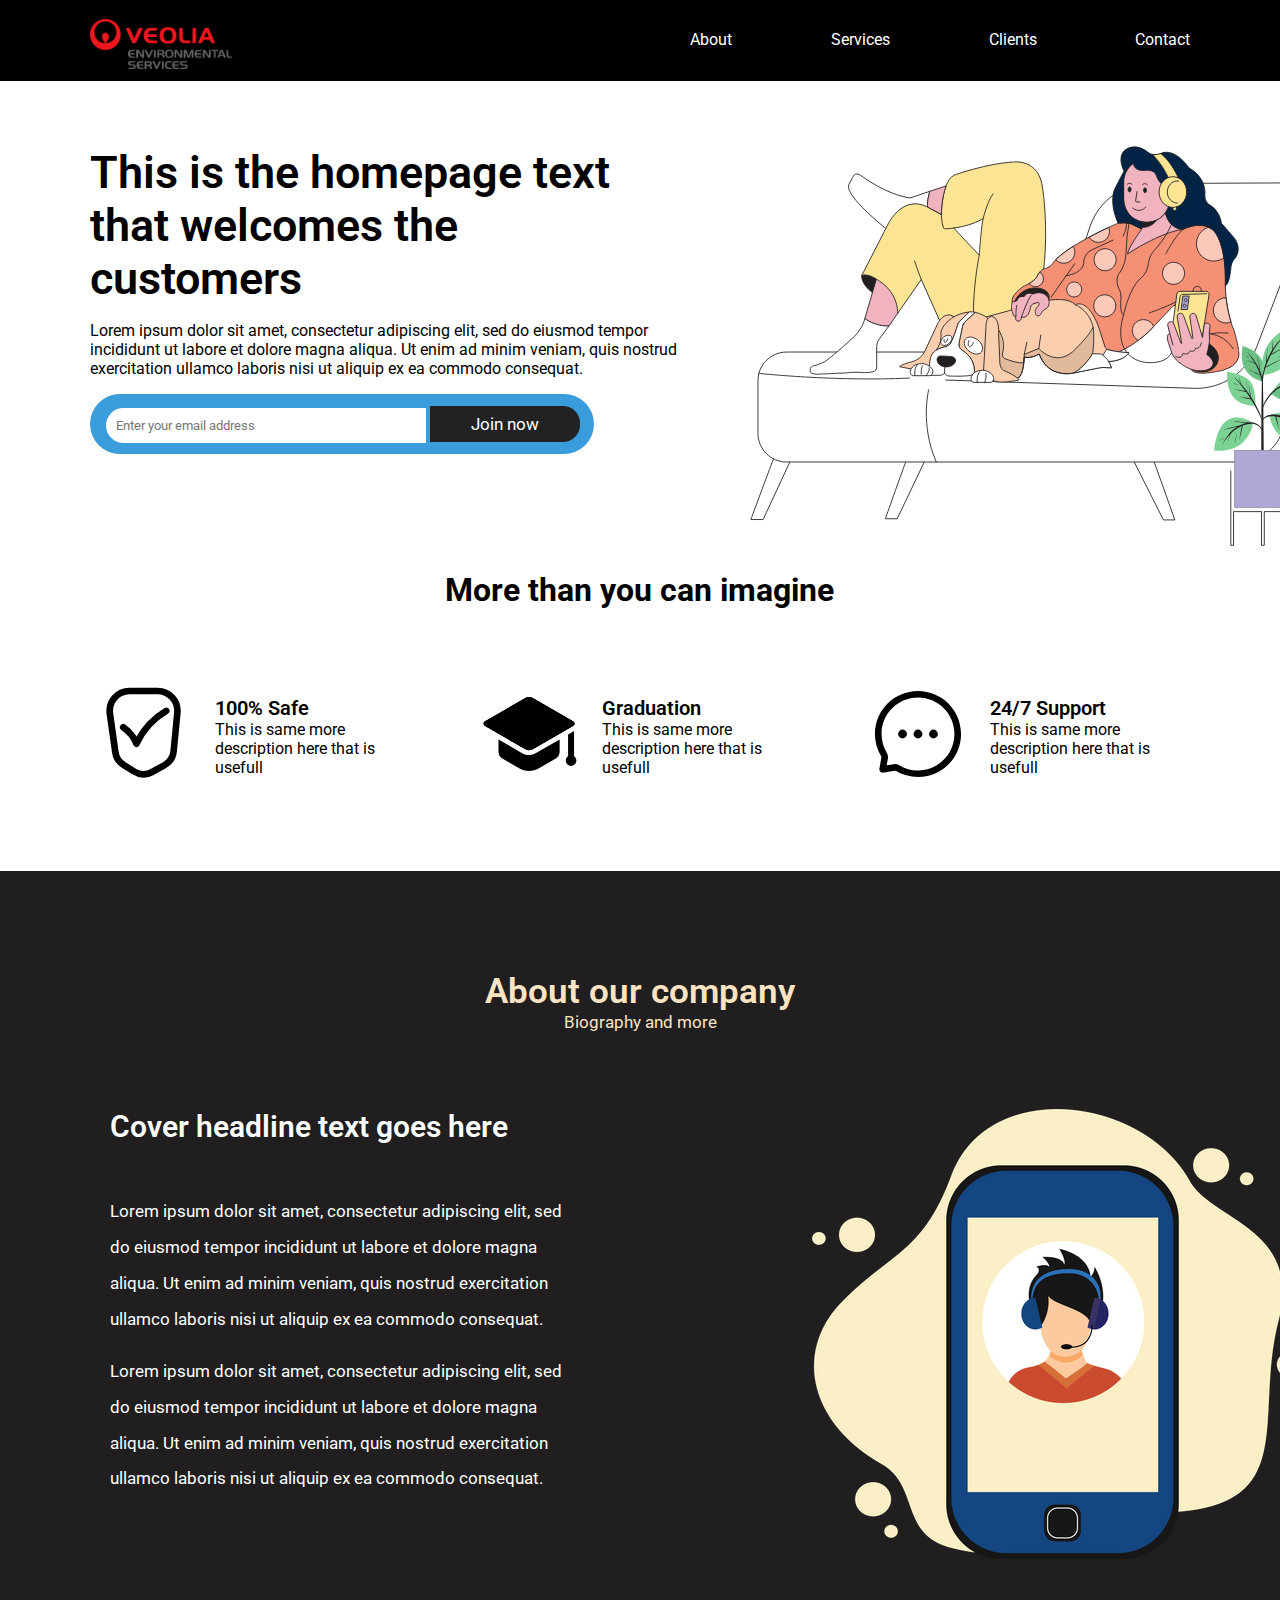
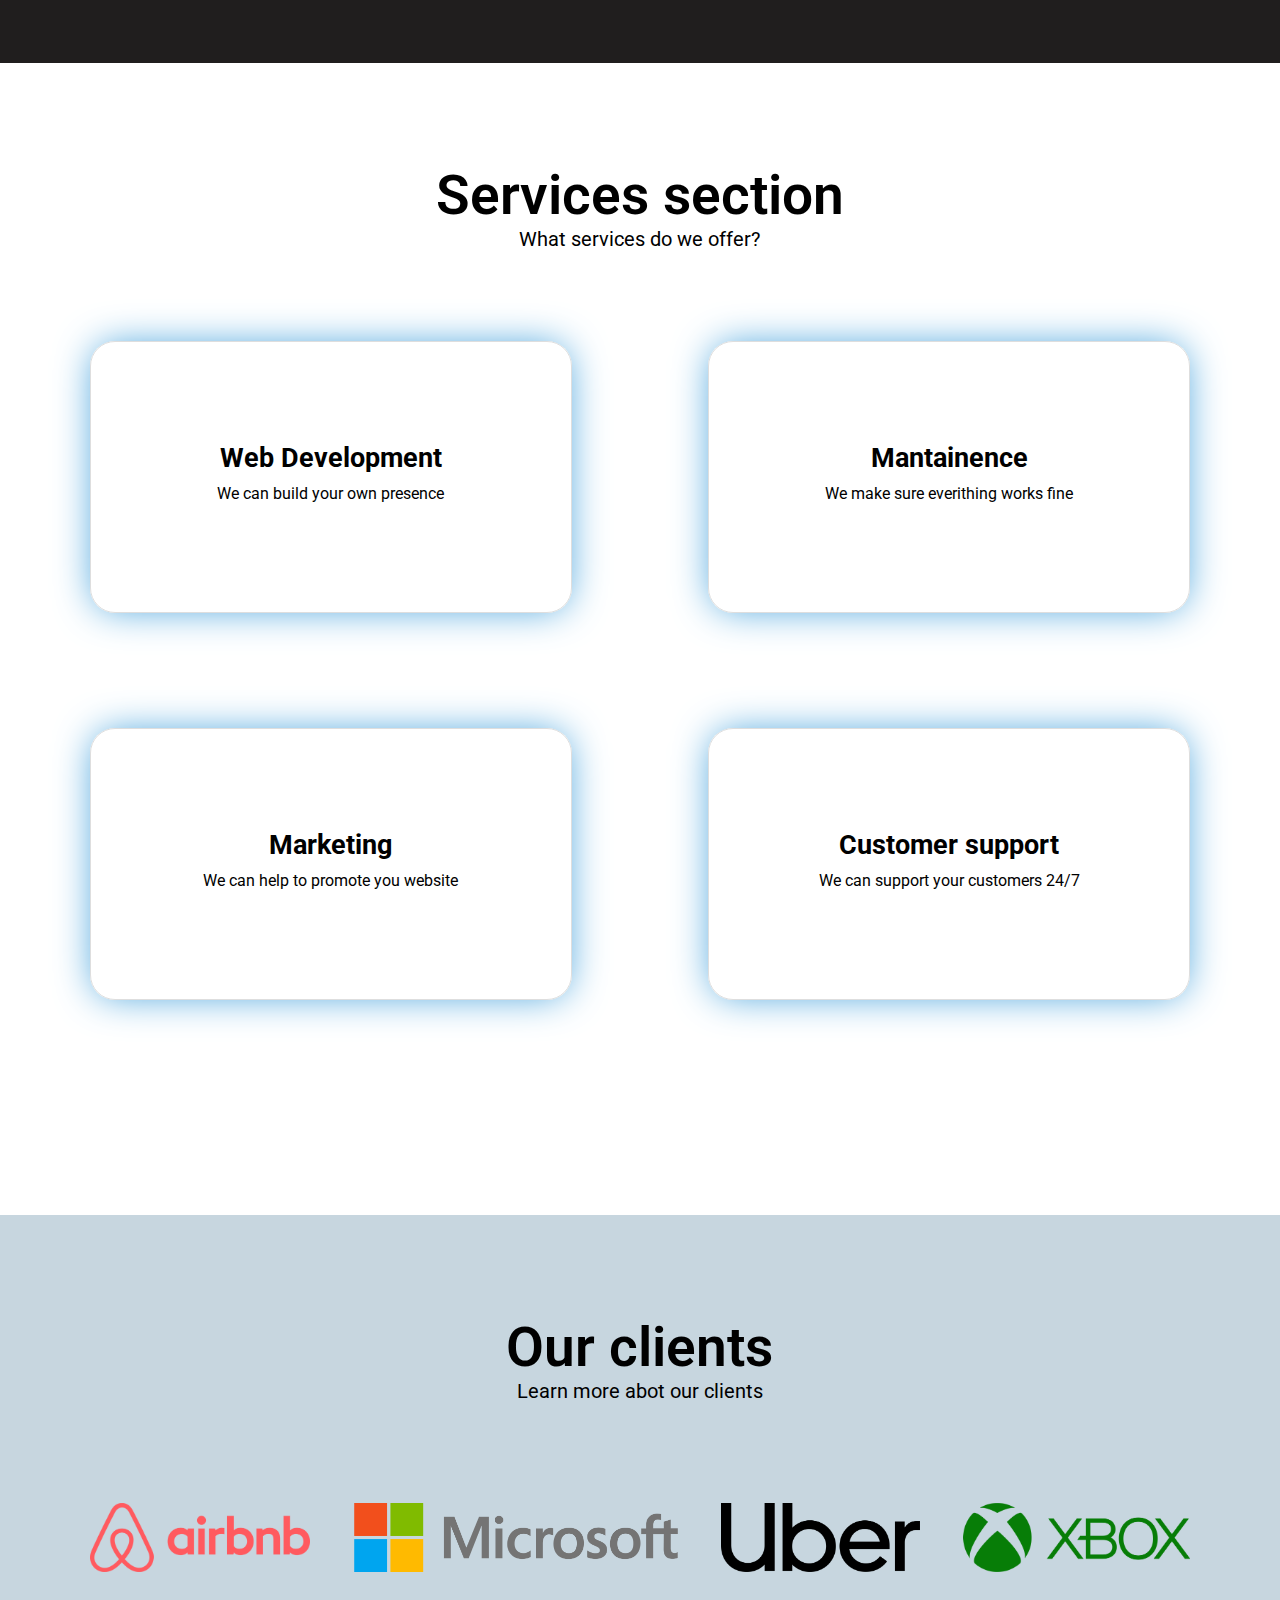
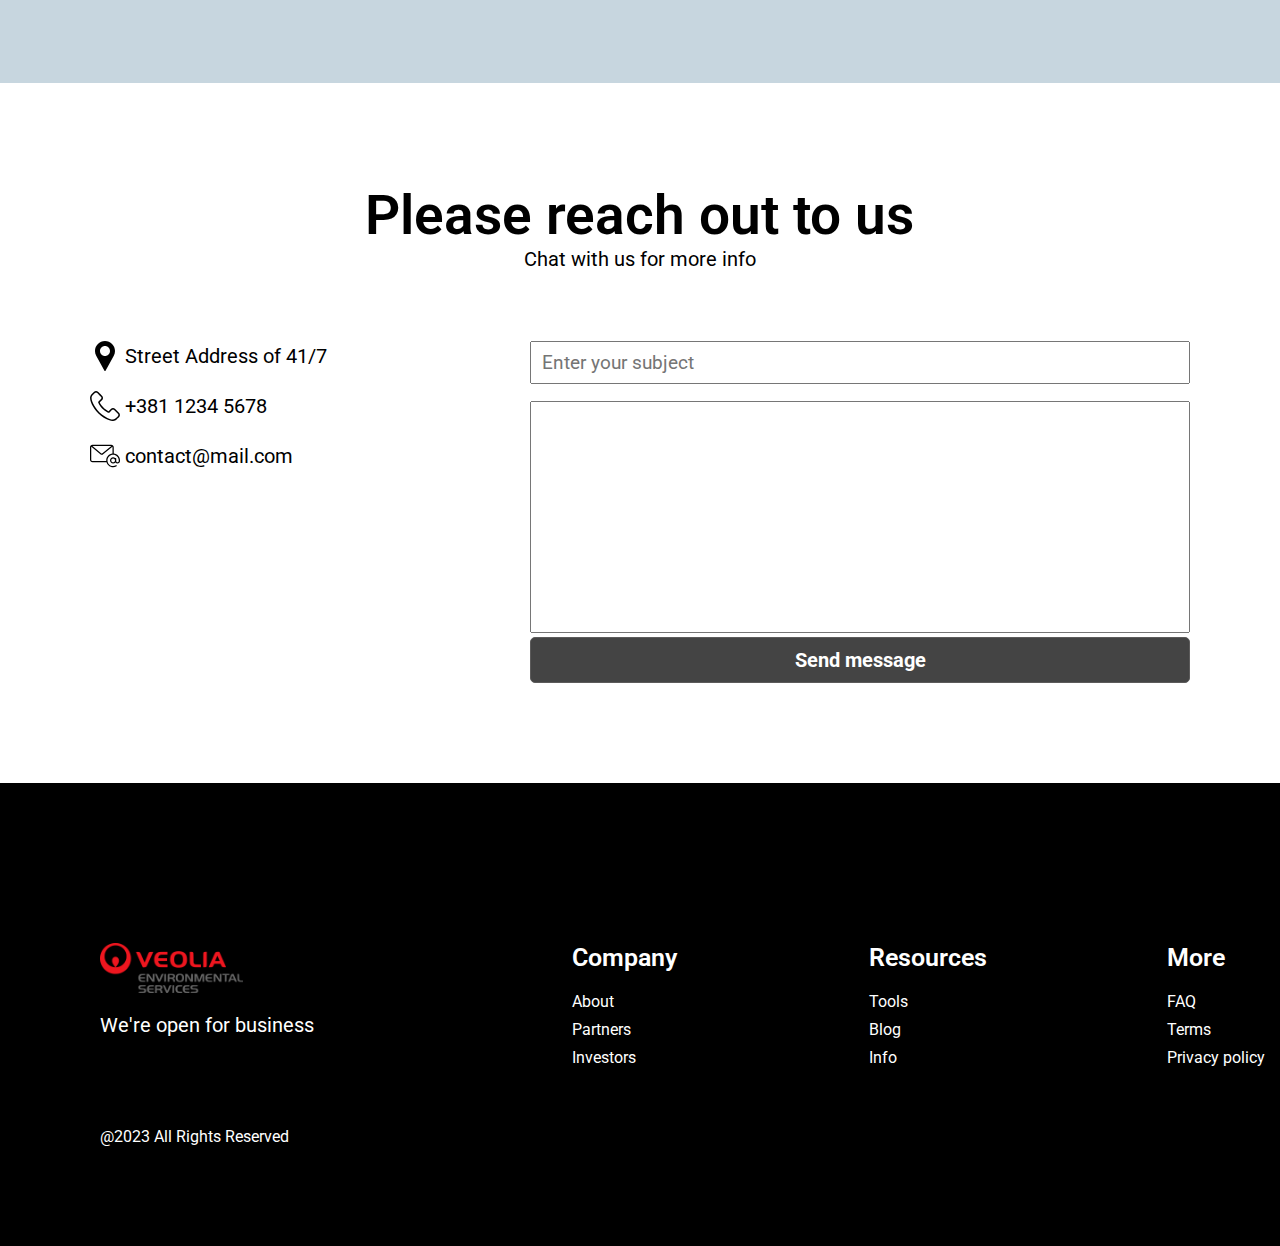
<file: index.html>
<!DOCTYPE html>
<html lang="en">
<head>
    <meta charset="UTF-8">
    <meta name="viewport" content="width=device-width, initial-scale=1.0">
    <title>Business Website</title>
    <link rel="stylesheet"  href="css/style.css"> 
    <meta name="description" content="This is a business website">
    <script src="https://ajax.googleapis.com/ajax/libs/jquery/3.7.1/jquery.min.js"></script>
</head>
<body>

<div class="mobile_header">

    <div class="m_size">
        <div class="m_header_wrapper">
            <div class="m_logo"><img src="icons/m-logo.png" alt=""></div>
            <div class="more_btn"><img src="icons/manu.png" alt=""></div>
        </div>
    </div>

</div>

<div class="desktop_header">
    <div class="desktop_size">
        <div class="header_wrapper">
            <a href="index.html"><div class="d_logo"><img class="logo_img" src="icons/logo.png" alt=""></div></a>
            <div class="top_menu">
                <div class="h_link" id="toabout">About</div>
                <div class="h_link" id="toservices">Services</div>
                <div class="h_link" id="toclients">Clients</div>
                <div class="h_link" id="tocontact">Contact</div>
            </div>

        </div>

    </div>
</div>



<div class="cover">
    <div class="desktop_size">
        <div class="cover_wrapper">
            <div class="cover_text">

                <div class="cover_heading">This is the homepage text that welcomes the customers</div>

                <div class="cover_description">
                    <p>Lorem ipsum dolor sit amet, consectetur adipiscing elit, sed do eiusmod tempor incididunt ut labore et dolore magna aliqua.
                     Ut enim ad minim veniam, quis nostrud exercitation ullamco 
                     laboris nisi ut aliquip ex ea commodo consequat.</p>
                </div>

                <div class="apply_section">
                    <form method="post" action="index.html">
                        <input class="email_input" type="email" placeholder="Enter your email address" required>
                        <input class="submit_btn" type="submit" value="Join now">
                    </form>
                </div> 
            </div>

            <div class="cover_image"><img src="images/girl-sleeping.svg" alt=""></div>

        </div>

        <h1 style="text-align: center;">More than you can imagine</h1>
        <div class="cover_widgets">
            <div class="home_widget">
                <div class="widget_img"><img src="icons/shield.svg" alt=""></div>
                <div class="widget_text">
                    <div class="w_title">100% Safe</div>
                    <div class="w_description">This is same more description here that is usefull</div>
                </div>
            </div>

            <div class="home_widget">
                <div class="widget_img"><img src="icons/graduation.svg" alt=""></div>
                <div class="widget_text">
                    <div class="w_title">Graduation</div>
                    <div class="w_description">This is same more description here that is usefull</div>
                </div>
            </div>

            <div class="home_widget">
                <div class="widget_img"><img src="icons/chat.svg" alt=""></div>
                <div class="widget_text">
                    <div class="w_title">24/7 Support</div>
                    <div class="w_description">This is same more description here that is usefull</div>
                </div>
            </div>
        </div>
    </div>
</div>

<div class="info_section">
    <div class="desktor_size">
        
        <div class="section_title">About our company</div>
        <div class="section_desc">Biography and more</div>

        <div class="info_wrapper">

            <div class="info_text_section">
                <div class="info_headline">Cover headline text goes here</div>     

                <p>Lorem ipsum dolor sit amet, consectetur adipiscing elit, sed do eiusmod tempor incididunt ut labore et dolore magna aliqua.
                    Ut enim ad minim veniam, quis nostrud exercitation ullamco 
                    laboris nisi ut aliquip ex ea commodo consequat.</p>     

                <p>Lorem ipsum dolor sit amet, consectetur adipiscing elit, sed do eiusmod tempor incididunt ut labore et dolore magna aliqua.
                    Ut enim ad minim veniam, quis nostrud exercitation ullamco 
                    laboris nisi ut aliquip ex ea commodo consequat.</p> 
            </div>
            <div class="info_image"><img src="images/mobile - phone.webp" alt=""></div>

        </div>
    </div>
</div>

<div class="services_section">
    <div class="desktop_size">

        <div class="clients_title">Services section</div>
        <div class="clients_desc">What services do we offer?</div>

        <div class="services_wrapper">

            <div class="service_widget">
                <div class="s_w_t">Web Development</div>
                <div class="s_w_d">We can build your own presence</div>
                <div class="onhover"><img src="icons/favourite.svg" alt=""></div>
            </div>

            <div class="service_widget">
                <div class="s_w_t">Mantainence</div>
                <div class="s_w_d">We make sure everithing works fine</div>
                <div class="onhover"><img src="icons/favourite.svg" alt=""></div>
            </div>

            <div class="service_widget">
                <div class="s_w_t">Marketing</div>
                <div class="s_w_d">We can help to promote you website</div>
                <div class="onhover"><img src="icons/favourite.svg" alt=""></div>
            </div>

            <div class="service_widget">
                <div class="s_w_t">Customer support</div>
                <div class="s_w_d">We can support your customers 24/7</div>
                <div class="onhover"><img src="icons/favourite.svg" alt=""></div>
            </div>

        </div>
    </div>
</div>

<div class="clients_section">
    <div class="desktop_size">

        <div class="clients_title">Our clients</div>
        <div class="clients_desc">Learn more abot our clients</div>

        <div class="clients_wrapper">

            <div class="client_logo"><img src="images/Airbnb_Logo.png" alt=""></div>
            <div class="client_logo"><img src="images/Microsoft_logo.png" alt=""></div>
            <div class="client_logo"><img src="images/2560px-Uber_logo_2018.svg.png" alt=""></div>
            <div class="client_logo"><img src="images/xbox.png" alt=""></div>

        </div>
    </div>
</div>

<div class="contact_section">
    <div class="desktop_size">

        <div class="clients_title">Please reach out to us</div>
        <div class="clients_desc">Chat with us for more info</div>

        <div class="contact_wrapper">

            <div class="contact_info">
                <div class="contact_i"><img src="icons/pin.svg" alt="">Street Address of 41/7</div>
                <div class="contact_i"><img src="icons/telephone-outline.svg" alt="">+381 1234 5678</div>
                <div class="contact_i"><img src="icons/email.svg" alt="">contact@mail.com</div>
            </div>

            <div class="contact_form" id="contactscroll">
            <form action="thank-you.html#contactscroll" method="get">
                <input class="sub_input" type="text" placeholder="Enter your subject">
                <textarea class="msg_box"></textarea>
                <input class="send_msg_btn" type="submit" value="Send message">
            </form>
            </div>
        </div>
    </div>
</div>
    
<div class="footer_section">
    <div class="desktor_size">
        <div class="footer_wrapper">

            <div class="company_info">
                <div class="footer_comp_logo"><img src="icons/logo.png" alt=""></div>
                <div class="company_text">We're open for business</div>
                <div class="copyright">@2023 All Rights Reserved</div>

            </div>
            <div class="footer_widgets">

                <div class="f_w_b">
                    <div class="f_w_t">Company</div>
                    <div class="f_w_l">About</div>
                    <div class="f_w_l">Partners</div>
                    <div class="f_w_l">Investors</div>
                </div>

                <div class="f_w_b">
                    <div class="f_w_t">Resources</div>
                    <div class="f_w_l">Tools</div>
                    <div class="f_w_l">Blog</div>
                    <div class="f_w_l">Info</div>
                </div>

                <div class="f_w_b">
                    <div class="f_w_t">More</div>
                    <div class="f_w_l">FAQ</div>
                    <div class="f_w_l">Terms</div>
                    <div class="f_w_l">Privacy policy</div>
                </div>

            </div>
        </div>
    </div>
</div>





<script src="script.js"></script>
</body>
</html>
</file>
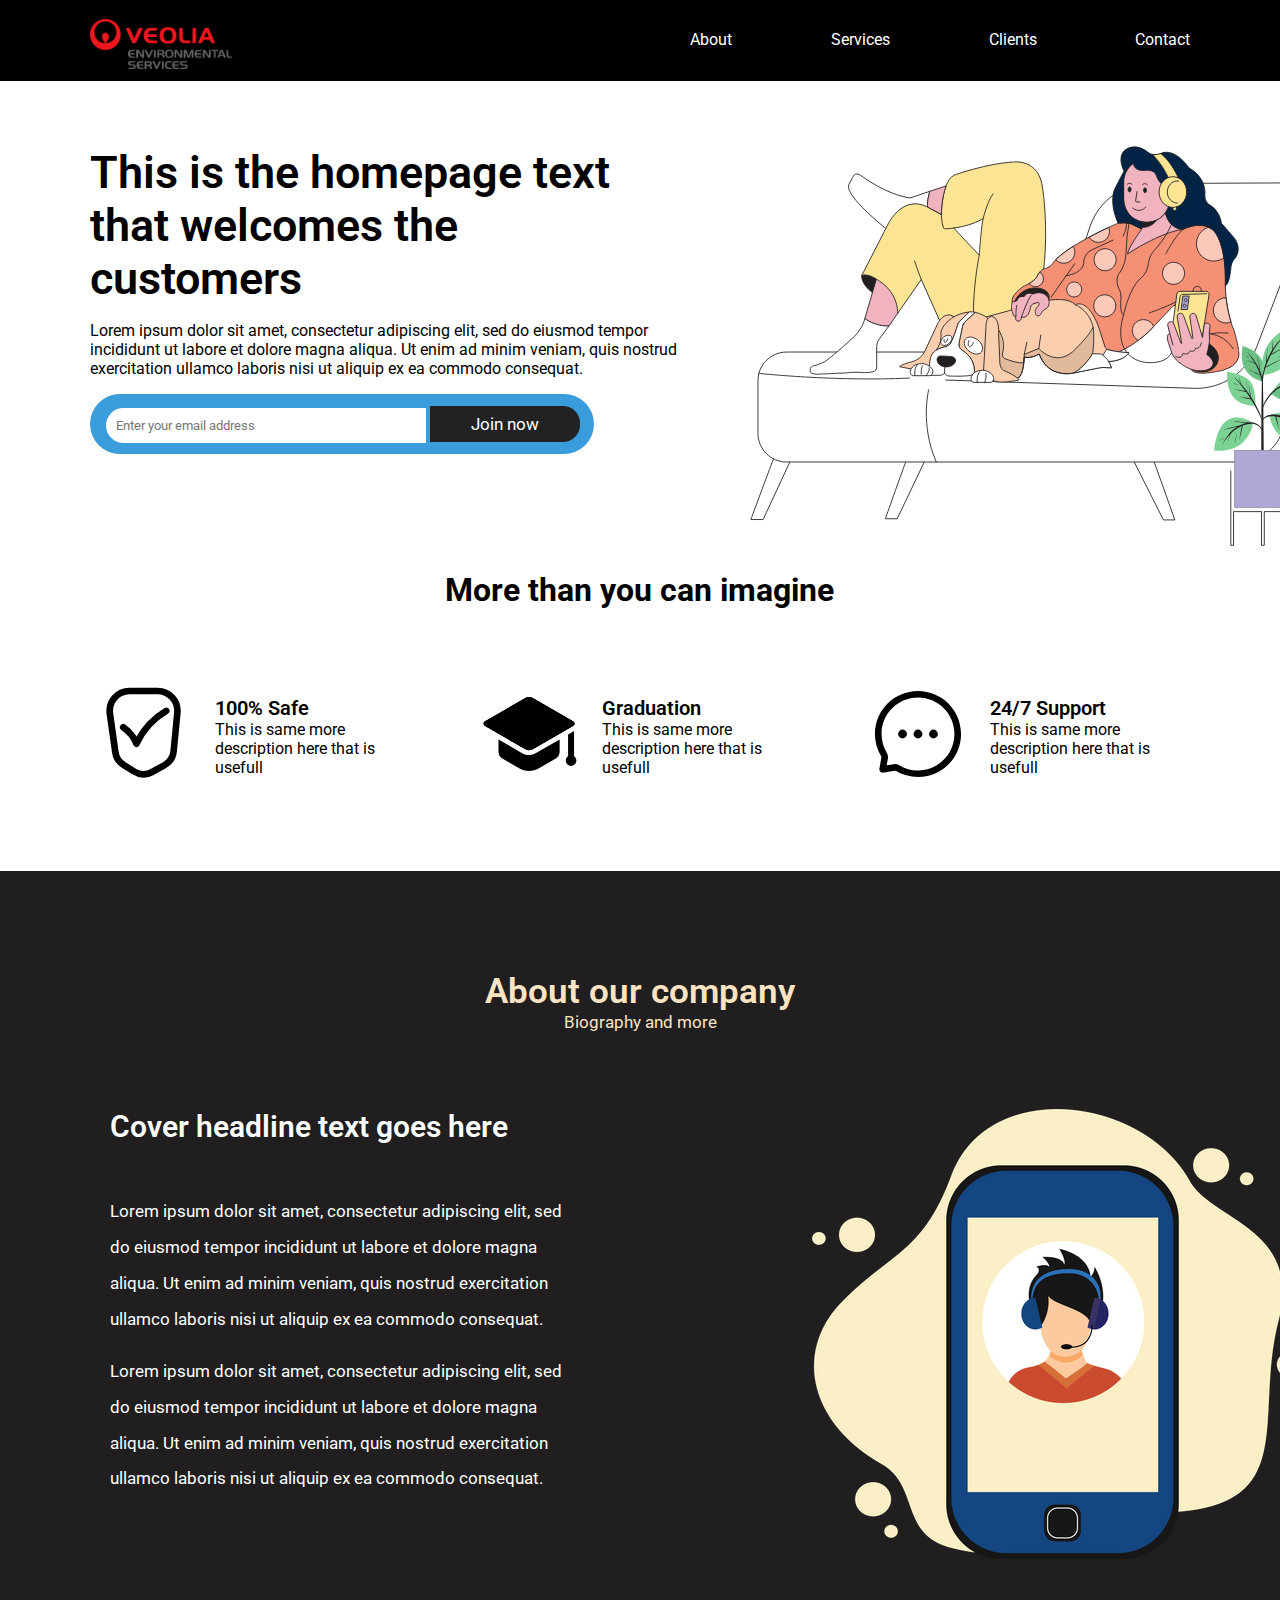
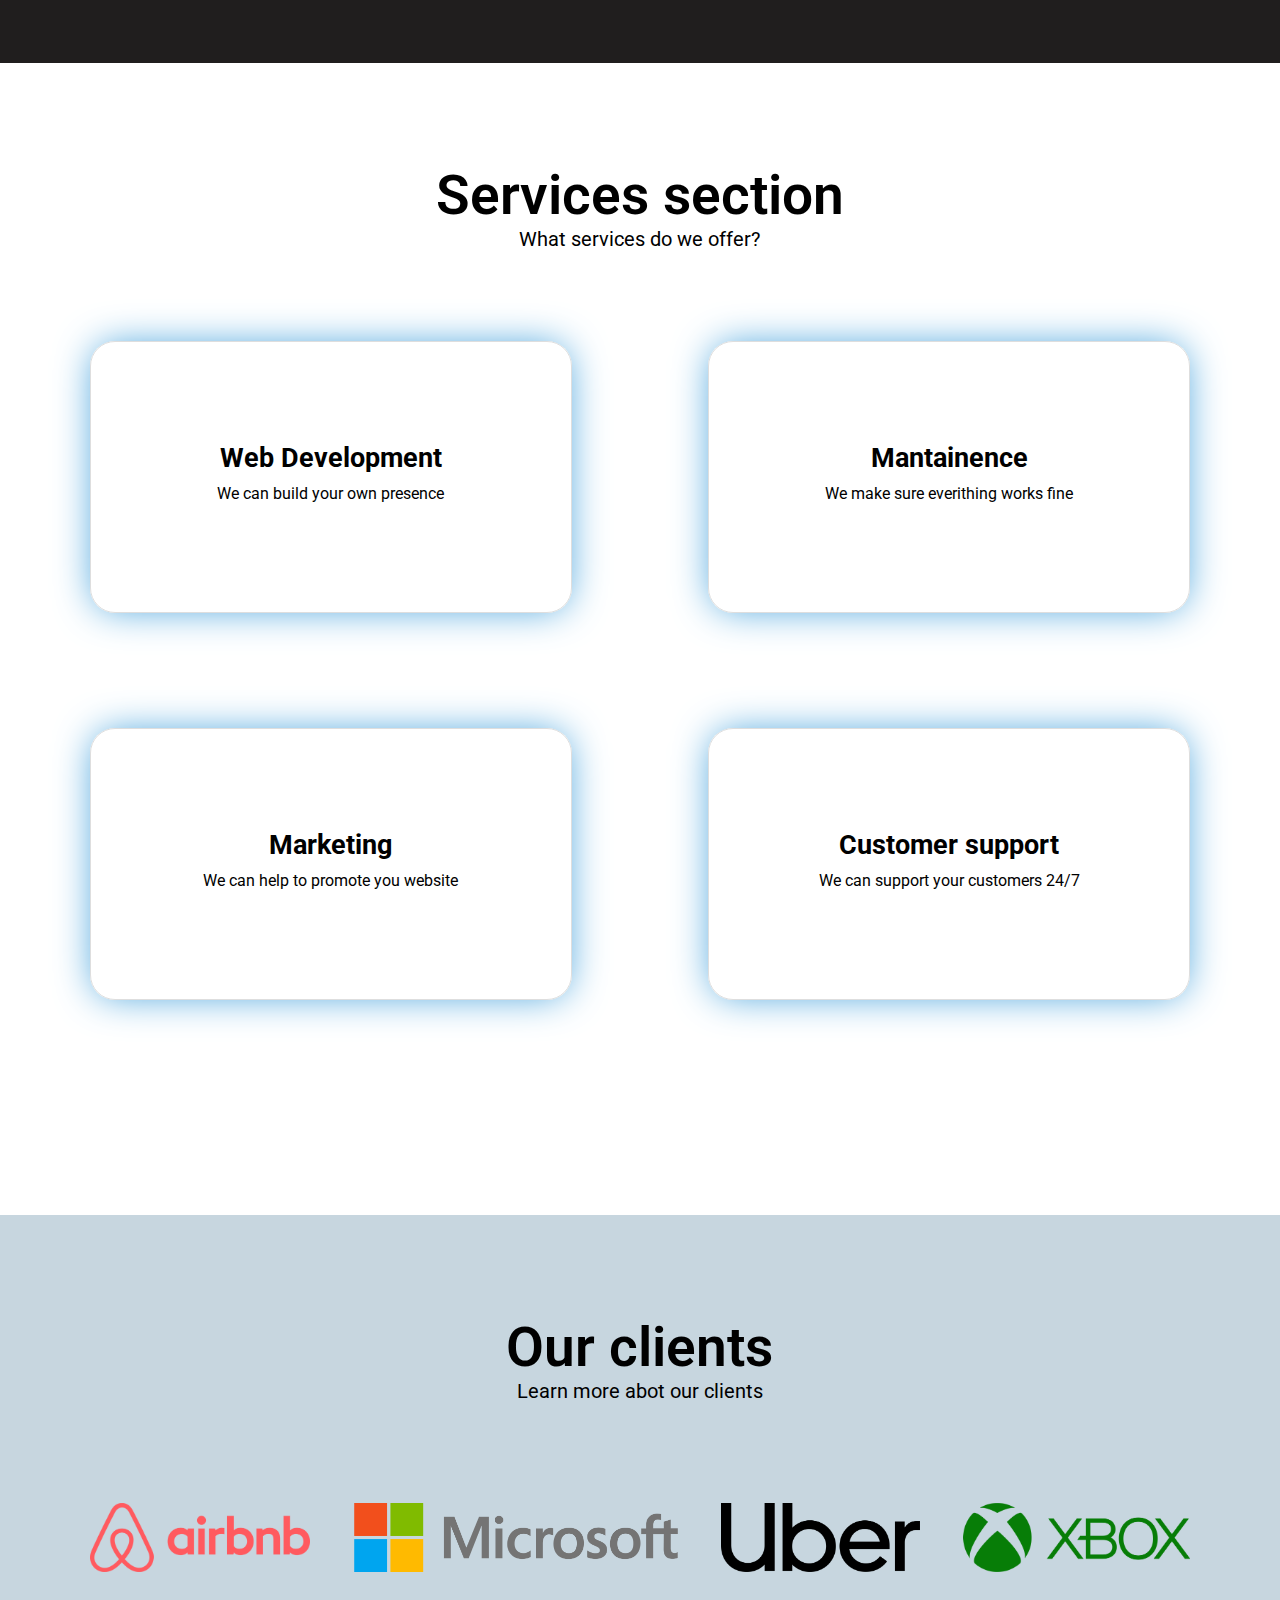
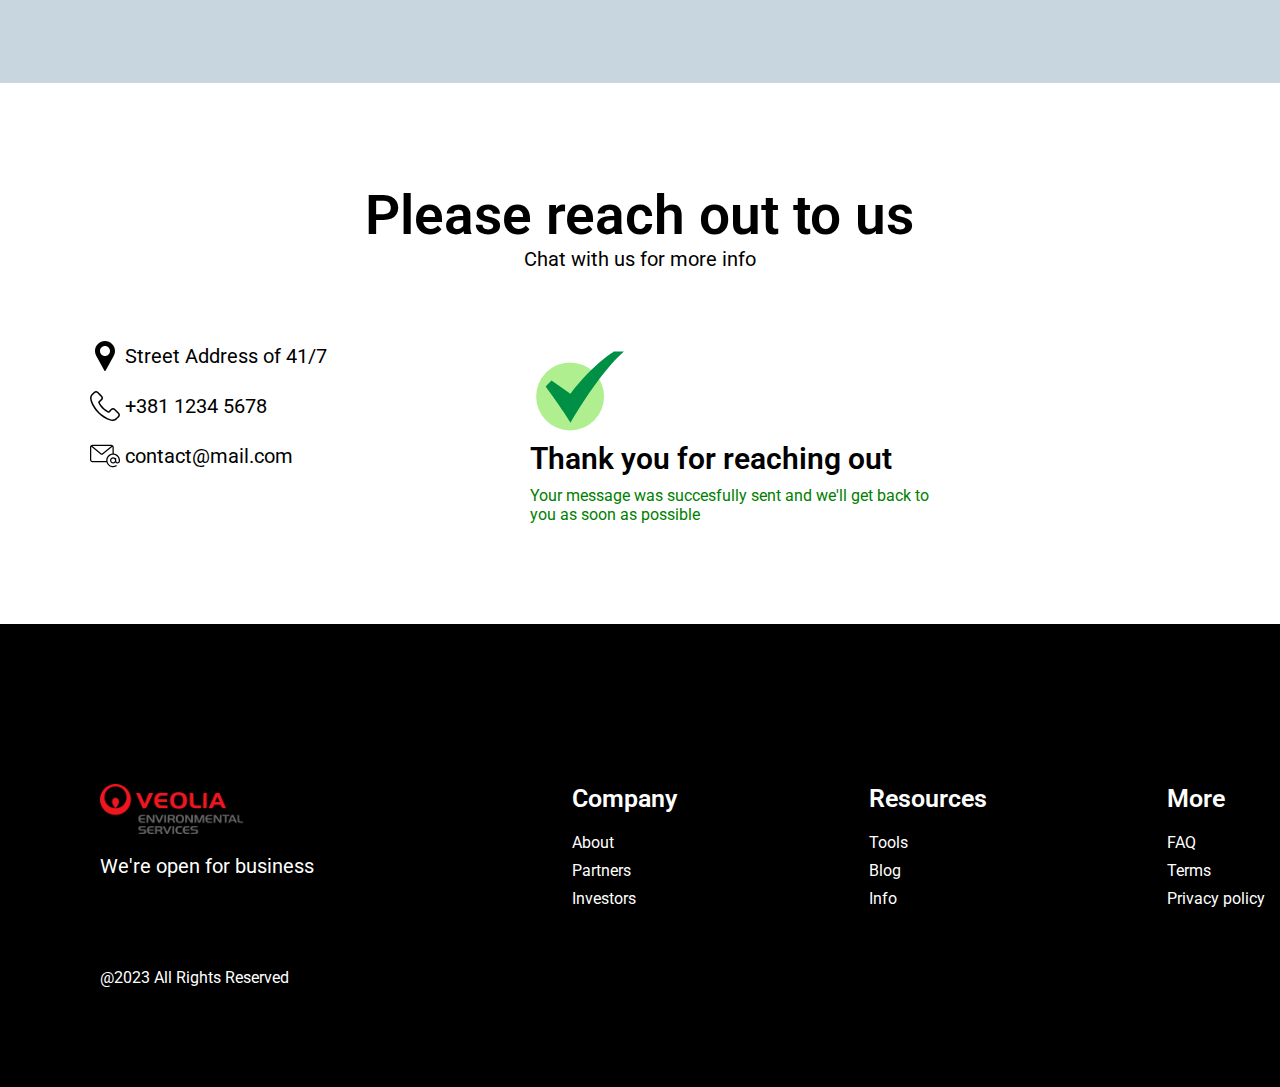
<file: thank-you.html>
<!DOCTYPE html>
<html lang="en">
<head>
    <meta charset="UTF-8">
    <meta name="viewport" content="width=device-width, initial-scale=1.0">
    <title>Business Website</title>
    <link rel="stylesheet"  href="css/style.css"> 
    <meta name="description" content="This is a business website">
    <script src="https://ajax.googleapis.com/ajax/libs/jquery/3.7.1/jquery.min.js"></script>
</head>
<body>

<div class="desktop_header">
    <div class="desktop_size">
        <div class="header_wrapper">
            <a href="index.html"><div class="d_logo"><img class="logo_img" src="icons/logo.png" alt=""></div></a>
            <div class="top_menu">
                <div class="h_link" id="toabout">About</div>
                <div class="h_link" id="toservices">Services</div>
                <div class="h_link" id="toclients">Clients</div>
                <div class="h_link" id="tocontact">Contact</div>
            </div>

        </div>

    </div>
</div>

<div class="mobile_header"></div>

<div class="cover">
    <div class="desktop_size">
        <div class="cover_wrapper">
            <div class="cover_text">

                <div class="cover_heading">This is the homepage text that welcomes the customers</div>

                <div class="cover_description">
                    <p>Lorem ipsum dolor sit amet, consectetur adipiscing elit, sed do eiusmod tempor incididunt ut labore et dolore magna aliqua.
                     Ut enim ad minim veniam, quis nostrud exercitation ullamco 
                     laboris nisi ut aliquip ex ea commodo consequat.</p>
                </div>

                <div class="apply_section">
                    <form method="post" action="index.html">
                        <input class="email_input" type="email" placeholder="Enter your email address" required>
                        <input class="submit_btn" type="submit" value="Join now">
                    </form>
                </div> 
            </div>

            <div class="cover_image"><img src="images/girl-sleeping.svg" alt=""></div>

        </div>

        <h1 style="text-align: center;">More than you can imagine</h1>
        <div class="cover_widgets">
            <div class="home_widget">
                <div class="widget_img"><img src="icons/shield.svg" alt=""></div>
                <div class="widget_text">
                    <div class="w_title">100% Safe</div>
                    <div class="w_description">This is same more description here that is usefull</div>
                </div>
            </div>

            <div class="home_widget">
                <div class="widget_img"><img src="icons/graduation.svg" alt=""></div>
                <div class="widget_text">
                    <div class="w_title">Graduation</div>
                    <div class="w_description">This is same more description here that is usefull</div>
                </div>
            </div>

            <div class="home_widget">
                <div class="widget_img"><img src="icons/chat.svg" alt=""></div>
                <div class="widget_text">
                    <div class="w_title">24/7 Support</div>
                    <div class="w_description">This is same more description here that is usefull</div>
                </div>
            </div>
        </div>
    </div>
</div>

<div class="info_section">
    <div class="desktor_size">
        
        <div class="section_title">About our company</div>
        <div class="section_desc">Biography and more</div>

        <div class="info_wrapper">

            <div class="info_text_section">
                <div class="info_headline">Cover headline text goes here</div>     

                <p>Lorem ipsum dolor sit amet, consectetur adipiscing elit, sed do eiusmod tempor incididunt ut labore et dolore magna aliqua.
                    Ut enim ad minim veniam, quis nostrud exercitation ullamco 
                    laboris nisi ut aliquip ex ea commodo consequat.</p>     

                <p>Lorem ipsum dolor sit amet, consectetur adipiscing elit, sed do eiusmod tempor incididunt ut labore et dolore magna aliqua.
                    Ut enim ad minim veniam, quis nostrud exercitation ullamco 
                    laboris nisi ut aliquip ex ea commodo consequat.</p> 
            </div>
            <div class="info_image"><img src="images/mobile - phone.webp" alt=""></div>

        </div>
    </div>
</div>

<div class="services_section">
    <div class="desktop_size">

        <div class="clients_title">Services section</div>
        <div class="clients_desc">What services do we offer?</div>

        <div class="services_wrapper">

            <div class="service_widget">
                <div class="s_w_t">Web Development</div>
                <div class="s_w_d">We can build your own presence</div>
                <div class="onhover"><img src="icons/favourite.svg" alt=""></div>
            </div>

            <div class="service_widget">
                <div class="s_w_t">Mantainence</div>
                <div class="s_w_d">We make sure everithing works fine</div>
                <div class="onhover"><img src="icons/favourite.svg" alt=""></div>
            </div>

            <div class="service_widget">
                <div class="s_w_t">Marketing</div>
                <div class="s_w_d">We can help to promote you website</div>
                <div class="onhover"><img src="icons/favourite.svg" alt=""></div>
            </div>

            <div class="service_widget">
                <div class="s_w_t">Customer support</div>
                <div class="s_w_d">We can support your customers 24/7</div>
                <div class="onhover"><img src="icons/favourite.svg" alt=""></div>
            </div>

        </div>
    </div>
</div>

<div class="clients_section">
    <div class="desktop_size">

        <div class="clients_title">Our clients</div>
        <div class="clients_desc">Learn more abot our clients</div>

        <div class="clients_wrapper">

            <div class="client_logo"><img src="images/Airbnb_Logo.png" alt=""></div>
            <div class="client_logo"><img src="images/Microsoft_logo.png" alt=""></div>
            <div class="client_logo"><img src="images/2560px-Uber_logo_2018.svg.png" alt=""></div>
            <div class="client_logo"><img src="images/xbox.png" alt=""></div>

        </div>
    </div>
</div>

<div class="contact_section" id="contactscroll">
    <div class="desktop_size">

        <div class="clients_title">Please reach out to us</div>
        <div class="clients_desc">Chat with us for more info</div>

        <div class="contact_wrapper">

            <div class="contact_info">
                <div class="contact_i"><img src="icons/pin.svg" alt="">Street Address of 41/7</div>
                <div class="contact_i"><img src="icons/telephone-outline.svg" alt="">+381 1234 5678</div>
                <div class="contact_i"><img src="icons/email.svg" alt="">contact@mail.com</div>
            </div>

            <div class="contact_form">
            
            <div class="submit_message">
                <div class="ok_icon"><img src="icons/checkmark.svg" alt=""></div>
                <div class="ok_heading">Thank you for reaching out</div>
                <div class="ok_desc">Your message was succesfully sent and we'll get back to you as soon as possible</div>
            </div>

            </div>
        </div>
    </div>
</div>
    
<div class="footer_section">
    <div class="desktor_size">
        <div class="footer_wrapper">

            <div class="company_info">
                <div class="footer_comp_logo"><img src="icons/logo.png" alt=""></div>
                <div class="company_text">We're open for business</div>
                <div class="copyright">@2023 All Rights Reserved</div>

            </div>
            <div class="footer_widgets">

                <div class="f_w_b">
                    <div class="f_w_t">Company</div>
                    <div class="f_w_l">About</div>
                    <div class="f_w_l">Partners</div>
                    <div class="f_w_l">Investors</div>
                </div>

                <div class="f_w_b">
                    <div class="f_w_t">Resources</div>
                    <div class="f_w_l">Tools</div>
                    <div class="f_w_l">Blog</div>
                    <div class="f_w_l">Info</div>
                </div>

                <div class="f_w_b">
                    <div class="f_w_t">More</div>
                    <div class="f_w_l">FAQ</div>
                    <div class="f_w_l">Terms</div>
                    <div class="f_w_l">Privacy policy</div>
                </div>

            </div>
        </div>
    </div>
</div>

<script src="script.js"></script>
</body>
</html>
</file>
<file: css/style.css>
@import url('https://fonts.googleapis.com/css2?family=Roboto:wght@300&display=swap');

* {
    font-family: 'Roboto', sans-serif;
}

input[type=text]:focus {
    color: #fff;
    border: none;
}

body {
    margin: 0;
    padding: 0;
}

a {
    text-decoration: none;
    color: inherit;
}

.desktop_header {
    background: #000;
    height: 62px;
    padding-top: 19px;
    width: 100%;
    position: fixed;
}

.desktop_size {
    width: 86%;
    margin: 0 auto;
}

.header_wrapper {
    display: flex;
    justify-content: space-between;
    align-items: center;
}

.d_logo {
    height: 40px;

}

.logo_img {
    height: 50px;
}

.top_menu {
    display: flex;
    width: 500px;
    justify-content: space-between;
}

.h_link {
    color: #fff;
    transition: 0.5s;
}

.h_link:hover {
    color: grey;
    cursor: pointer;
}

.cover {
    padding-top: 146px;
    background-color: #fff;
    padding-bottom: 80px;
}

.cover_wrapper {
    display: flex;
    justify-content: space-between;
}

.cover_text {
    width: 56%;
}

.cover_heading {
    font-size: 45px;
    font-weight: 600;
    width: 565px;
}

.cover_description {

}

.cover_description p {

}

.cover_image {
    width: 40%;
}

.cover_image img {
    height: 400px;
}

.apply_section {
    width: 500px;
    background: #3a9cda;
    height: 60px;
    display: flex;
    align-items: center;
    border-radius: 37px;
    padding-left: 4px;
    justify-content: space-between;

}

.email_input {
    border: none;
    padding: 10px 10px;
    width: 300px;
    border-radius: 19px;
    margin-left: 12px;
    border-top-right-radius: 0px;
    border-bottom-right-radius: 0px;
    outline: none;
}

.submit_btn {
    background: #222;
    color: #fff;
    border: none;
    padding: 8px;
    width: 150px;
    font-size: 17px;
    border-radius: 17px;
    border-top-left-radius: 0px;
    border-bottom-left-radius: 0px;
}

.cover_widgets {
    display: flex;
    justify-content: space-between;
    margin-top: 72px;
}

.home_widget {
    width: 325px;
    display: flex;
    justify-content: space-between;
    align-items: center;
    transition: 1s;
}

.home_widget:hover {
    opacity: 0.2;
    transform: scale(1.2);
}

.widget_img {
    width: 106px;

}

.widget_img img {
    width: 100%;
    
}

.widget_text {
    width: 200px;

}

.w_title {
    font-weight: 600;
    font-size: 20px;

}

.w_descrition{

}

.info_section {
    padding-top: 100px;
    padding-bottom: 100px;
    background: #201e1e;
}

.section_title {
    font-size: 35px;
    text-align: center;
    font-weight: 600;
    color: bisque;
}

.section_desc {
    text-align: center;
    font-size: 17px;
    color:bisque;
}

.info_wrapper {
    display: flex;
    justify-content: space-between;
    margin-top: 77px;
    margin-left: 110px;
    color: #fff;
}

.info_text_section {
    width: 50%;
}

.info_text_section p {
    line-height: 2.1;
    font-size: 17px;
    width: 80%;
}

.info_headline {
    font-size: 30px;
    font-weight: 600;
    margin-bottom: 50px;
    
}


.info_image {
    width: 40%;
}

.info_image img {

}

.services_section {
    padding-top: 100px;
    padding-bottom: 100px;
}

.services_wrapper {
    display: flex;
    justify-content: space-between;
    flex-flow: wrap;
    margin-top: 90px;;
}

.service_widget {
    width: 40%;
    margin-bottom: 115px;
    text-align: center;
    border: 1px solid #dedede;
    height: 150px;
    padding: 20px;
    padding-top: 100px;
    box-shadow: 0px 0px 39px -5px #3a9cda;
    transition: 0.5s;
    border-radius: 25px;
}

.service_widget:hover {
    box-shadow: 0px 0px 39px 3px #3a9cda;
}

.service_widget:hover .onhover {
    display: block;
}

.s_w_t {
    font-size: 27px;
    margin-bottom: 10px;
    cursor: pointer;
    font-weight: bolder;
}

.s_w_d {

}

.onhover{ 
    width: 50px;
    margin: 0 auto;
    display: none;
    transition: ease-in 1s;
}

.onhover img {
    width: 50px;
    margin-top: 13px;
}

.clients_section { 
    padding-top: 100px;
    padding-bottom: 100px;
    background: #c7d6df;
}

.clients_title {
    font-size: 55px;
    text-align: center;
    font-weight: 600;
    color: black;
}

.clients_desc {
    text-align: center;
    font-size: 20px;
    color:black;
}

.clients_wrapper {
    display: flex;
    justify-content: space-between;
    margin-top: 100px;
}

.client_logo {
    height: 80px;
}

.client_logo img {
    height: 69px;
}

.contact_section {
    padding-top: 100px;
    padding-bottom: 100px;

}

.contact_wrapper {
    margin-top: 70px;
    display: flex;

}

.contact_info {
    width: 40%;
}

.contact_form {
    width: 60%;
}

.contact_i {
    display: flex;
    align-items: center;
    font-size: 20px;
    margin-bottom: 20px;

}

.contact_i img {
    height: 30px;
    margin-right: 5px;
}

.sub_input {
    width: -webkit-fill-available;
    padding: 8px 10px;
    font-size: 19px;
    margin-bottom: 17px;
    color: #000;
}

.msg_box {
    width: -webkit-fill-available;
    resize: none;
    height: 200px;
    font-size: 19px;
    padding: 15px;
}

.send_msg_btn {
    font-size:20px;
    font-weight: bold;
    border-radius: 5px;
    width: -webkit-fill-available;
    border: 1px solid #5c5b5b;
    padding: 10px;
    background: #444;
    color: #fff;
}

.footer_section {
    padding-top: 60px;
    padding-bottom: 100px;
    background-color: #000;
}

.footer_wrapper {
    margin-top: 100px;
    display: flex;
    justify-content: space-between ;
}

.company_info {
    width: 40%;
}

.footer_comp_logo {
    height: 50px;
    margin-left: 100px;
}

.footer_comp_logo img {
    height: 100%;
}

.company_text {
    margin-top: 20px;
    font-size: 20px;
    color: #fff;
    margin-left: 100px;
}

.copyright {
    color:#fff;
    margin-left: 100px;
    margin-top: 90px;
}

.footer_widgets {
    width: 60%;
    display: flex;
    justify-content: space-between;
    margin-left: 100px;
}

.f_w_b {
    width: 16%;
}

.f_w_t {
    font-size: 25px;
    font-weight: 600;
    color: #fff;
    margin-bottom: 20px;
}

.f_w_l {
    color: #fff;
    transition: 1s;
    margin-top: 9px;
}

.f_w_l:hover {
    color: #444;
}

.submit_message {

}

.ok_icon {
    height: 100px;
}

.ok_icon img {
    height: 100%;
}

.ok_heading {
    font-weight: 600;
    font-size: 30px;
}

.ok_desc {
    width: 400px;
    margin-top: 10px;
    color: green;
}

.mobile_header {
    display: none;
}




@media only screen and (max-width:768px) {
    * {
        font-family: 'Roboto', sans-serif;
    }
    
    input[type=text]:focus {
        color: #fff;
        border: none;
    }
    
    body {
        margin: 0;
        padding: 0;
    }
    
    a {
        text-decoration: none;
        color: inherit;
    }
    
    .desktop_header {
        display: none;
    }
    
    .desktop_size {
        width: 86%;
        margin: 0 auto;
    }
    
    .header_wrapper {
        display: flex;
        justify-content: space-between;
        align-items: center;
    }
    
    .d_logo {
        height: 40px;
    
    }
    
    .logo_img {
        height: 50px;
    }
    
    .top_menu {
        display: flex;
        width: 500px;
        justify-content: space-between;
    }
    
    .h_link {
        color: #fff;
        transition: 0.5s;
    }
    
    .h_link:hover {
        color: grey;
        cursor: pointer;
    }
    
    .cover {
        padding-top: 50px;
        background-color: #fff;
        padding-bottom: 80px;
    }
    
    .cover_wrapper {
        display: flex;
        justify-content: space-between;
        flex-flow: wrap;
    }
    
    .cover_text {
        width: 100%;
    }
    
    .cover_heading {
        font-size: 29px;
        font-weight: 600;
        width: 100%;
    }
    
    .cover_description {
    
    }
    
    .cover_description p {
    
    }
    
    .cover_image {
        width: 100%;
    }
    
    .cover_image img {
        width: 100%;
    }
    
    .apply_section {
        width: 100%;
        background: #3a9cda;
        height: 60px;
        display: flex;
        align-items: center;
        border-radius: 37px;
        padding-left: 4px;
        justify-content: space-between;
    
    }
    
    .email_input {
        border: none;
        padding: 10px 10px;
        width: 177px;
        border-radius: 19px;
        margin-left: 12px;
        border-top-right-radius: 0px;
        border-bottom-right-radius: 0px;
        outline: none;
    }
    
    .submit_btn {
        background: #222;
        color: #fff;
        border: none;
        padding: 8px;
        width: 116px;
        font-size: 17px;
        border-radius: 17px;
        border-top-left-radius: 0px;
        border-bottom-left-radius: 0px;
    }
    
    .cover_widgets {
        display: flex;
        justify-content: space-between;
        margin-top: 72px;
        flex-flow: wrap;
    }
    
    .home_widget {
        width: 325px;
        display: flex;
        justify-content: space-between;
        align-items: center;
        transition: 1s;
        margin-bottom: 58px;
    }
    
    .home_widget:hover {
        opacity: 0.2;
        transform: scale(1.2);
    }
    
    .widget_img {
        width: 106px;
    
    }
    
    .widget_img img {
        width: 100%;
        
    }
    
    .widget_text {
        width: 200px;
    
    }
    
    .w_title {
        font-weight: 600;
        font-size: 20px;
    
    }
    
    .w_descrition{
    
    }
    
    .info_section {
        padding-top: 61px;
        padding-bottom: 100px;
        background: #201e1e;
    }
    
    .section_title {
        font-size: 35px;
        text-align: center;
        font-weight: 600;
        color: bisque;
    }
    
    .section_desc {
        text-align: center;
        font-size: 17px;
        color:bisque;
    }
    
    .info_wrapper {
        display: flex;
        justify-content: space-between;
        margin-top: 77px;
        margin-left: 44px;
        color: #fff;
        flex-flow: wrap;
    }
    
    .info_text_section {
        width: 100%;
    }
    
    .info_text_section p {
        line-height: 2.1;
        font-size: 17px;
        width: 80%;
    }
    
    .info_headline {
        font-size: 28px;
        font-weight: 600;
        margin-bottom: 50px;
        
    }
    
    .info_image {
        width: 100%;
    }
    
    .info_image img {
        width: 100%;
        margin-top: 56px;
    }
    
    .services_section {
        padding-top: 100px;
        padding-bottom: 30px;
    }
    
    .services_wrapper {
        display: flex;
        justify-content: space-between;
        flex-flow: wrap;
        margin-top: 90px;;
    }
    
    .service_widget {
        width: 100%;
        margin-bottom: 65px;
        text-align: center;
        border: 1px solid #dedede;
        height: 150px;
        padding: 20px;
        padding-top: 100px;
        box-shadow: 0px 0px 39px -5px #3a9cda;
        transition: 0.5s;
        border-radius: 25px;
    }
    
    .service_widget:hover {
        box-shadow: 0px 0px 39px 3px #3a9cda;
    }
    
    .service_widget:hover .onhover {
        display: block;
    }
    
    .s_w_t {
        font-size: 31px;
        margin-bottom: 10px;
        cursor: pointer;
        font-weight: bolder;
        font-weight: 600;
    }
    
    .s_w_d {
        font-size: 17px;
    }
    
    .onhover{ 
        width: 50px;
        margin: 0 auto;
        display: none;
        transition: ease-in 1s;
    }
    
    .onhover img {
        width: 50px;
        margin-top: 13px;
    }
    
    .clients_section { 
        padding-top: 67px;
        padding-bottom: 58px;
        background: #c7d6df;
    }
    
    .clients_title {
        font-size: 30px;
        text-align: center;
        font-weight: 800;
        color: black;
    }
    
    .clients_desc {
        text-align: center;
        font-size: 17px;
        color:black;
    }
    
    .clients_wrapper {
        display: flex;
        justify-content: space-between;
        margin-top: 74px;
        flex-flow: wrap;
    }
    
    .client_logo {
        width: 40%;
        margin-bottom: 20px;
    }
    
    .client_logo img {
        width: 100%;
        height: auto;
    }
    
    .contact_section {
        padding-top: 65px;
        padding-bottom: 92px
    
    }
    
    .contact_wrapper {
        margin-top: 70px;
        display: flex;
        flex-flow: wrap;
    
    }
    
    .contact_info {
        width: 100%;
    }
    
    .contact_form {
        width: 100%;
    }
    
    .contact_i {
        display: flex;
        align-items: center;
        font-size: 20px;
        margin-bottom: 20px;
    
    }
    
    .contact_i img {
        height: 30px;
        margin-right: 5px;
    }
    
    .sub_input {
        width: -webkit-fill-available;
        padding: 8px 10px;
        font-size: 19px;
        margin-bottom: 17px;
        color: #000;
    }
    
    .msg_box {
        width: -webkit-fill-available;
        resize: none;
        height: 200px;
        font-size: 19px;
        padding: 15px;
    }
    
    .send_msg_btn {
        font-size:20px;
        font-weight: bold;
        border-radius: 5px;
        width: -webkit-fill-available;
        border: 1px solid #5c5b5b;
        padding: 10px;
        background: #444;
        color: #fff;
    }
    
    .footer_section {
        padding-top: 1px;
        padding-bottom: 100px;
        background-color: #000;
    }
    
    .footer_wrapper {
        margin-top: 40px;
        display: flex;
        justify-content: space-between ;
        flex-flow: wrap-reverse;
    }
    
    .company_info {
        width: 40%;
    }
    
    .footer_comp_logo {
        height: 50px;
        margin-left: 50px;
        padding-top: 45px;
    }
    
    .footer_comp_logo img {
        height: 100%;
    }
    
    .company_text {
        margin-top: 23px;
        font-size: 14px;
        color: #fff;
        margin-left: 50px;
        width: 100%;
    }
    
    .copyright {
        color: #fff;
        margin-left: 50px;
        margin-top: 36px;
        width: 100%;
        font-size: 13px;
        margin-bottom: 10px;
    }
    
    .footer_widgets {
        width: 100%;
        display: flex;
        justify-content: space-between;
        flex-flow: column;
        margin-left: 50px
    }
    
    .f_w_b {
        width: 100%;
        padding-top: 40px;
    }
    
    .f_w_t {
        font-size: 25px;
        font-weight: 600;
        color: #fff;
        margin-bottom: 20px;
    }
    
    .f_w_l {
        color: #fff;
        transition: 1s;
        margin-top: 9px;
    }
    
    .f_w_l:hover {
        color: #444;
    }
    
    .submit_message {
    
    }
    
    .ok_icon {
        height: 100px;
    }
    
    .ok_icon img {
        height: 100%;
    }
    
    .ok_heading {
        font-weight: 600;
        font-size: 28px;
    }
    
    .ok_desc {
        width: 100%;
        margin-top: 17px;
        color: green;
    }
    
    .mobile_header {
        height: 70px;
        background-color: black;
        display: block;
        padding-top: 10px;
    }

    .m_size {
        width: 96%;
        margin: 0 auto;
    }

    .m_header_wrapper {
        display: flex;
        justify-content: space-between;
        align-items: center;
    }

    .m_logo {

    }

    .m_logo img {
        height: 50px;
    }

    .more_btn {

    }

    .more_btn img {
        height: 50px;
        filter: invert(1);
        margin-right: 3px;
    }

}

@media only screen and (orientation: landscape) and (max-width: 1200px) {

    * {
        font-family: 'Roboto', sans-serif;
    }
    
    input[type=text]:focus {
        color: #fff;
        border: none;
    }
    
    body {
        margin: 0;
        padding: 0;
    }
    
    a {
        text-decoration: none;
        color: inherit;
    }
    
    .desktop_header {
        display: none;
    }
    
    .desktop_size {
        width: 86%;
        margin: 0 auto;
    }
    
    .header_wrapper {
        display: flex;
        justify-content: space-between;
        align-items: center;
    }
    
    .d_logo {
        height: 40px;
    
    }
    
    .logo_img {
        height: 50px;
    }
    
    .top_menu {
        display: flex;
        width: 500px;
        justify-content: space-between;
    }
    
    .h_link {
        color: #fff;
        transition: 0.5s;
    }
    
    .h_link:hover {
        color: grey;
        cursor: pointer;
    }
    
    .cover {
        padding-top: 50px;
        background-color: #fff;
        padding-bottom: 80px;
    }
    
    .cover_wrapper {
        display: flex;
        justify-content: space-between;
        flex-flow: wrap;
    }
    
    .cover_text {
        width: 100%;
    }
    
    .cover_heading {
        font-size: 38px;
        font-weight: 600;
        width: 100%;
    }
    
    .cover_description {
        padding-bottom: 10px;
    }
    
    .cover_description p {
    
    }
    
    .cover_image {
        width: 100%;
        padding-bottom: 35px;
    }
    
    .cover_image img {
        width: 100%;
        padding-top: 45px;
        padding-bottom: 23px;
    }
    
    .apply_section {
        width: 100%;
        background: #3a9cda;
        height: 60px;
        display: flex;
        align-items: center;
        border-radius: 37px;
        padding-left: 4px;
        justify-content: space-between;
    
    }
    
    .email_input {
        border: none;
        padding: 10px 10px;
        width: 430px;
        border-radius: 19px;
        margin-left: 12px;
        border-top-right-radius: 0px;
        border-bottom-right-radius: 0px;
        outline: none;
    }
    
    .submit_btn {
        background: #222;
        color: #fff;
        border: none;
        padding: 8px;
        width: 245px;
        font-size: 17px;
        border-radius: 17px;
        border-top-left-radius: 0px;
        border-bottom-left-radius: 0px;
    }
    
    .cover_widgets {
        display: flex;
        justify-content: space-between;
        margin-top: 72px;
        flex-flow: wrap;
    }
    
    .home_widget {
        width: 200px;
        display: flex;
        justify-content: space-between;
        align-items: center;
        transition: 1s;
        margin-bottom: 58px;
    }
    
    .home_widget:hover {
        opacity: 0.2;
        transform: scale(1.2);
    }
    
    .widget_img {
        width: 106px;
    
    }
    
    .widget_img img {
        width: 100%;
        
    }
    
    .widget_text {
        width: 200px;
    
    }
    
    .w_title {
        font-weight: 600;
        font-size: 20px;
    
    }
    
    .w_descrition{
    
    }
    
    .info_section {
        padding-top: 61px;
        padding-bottom: 100px;
        background: #201e1e;
    }
    
    .section_title {
        font-size: 35px;
        text-align: center;
        font-weight: 600;
        color: bisque;
    }
    
    .section_desc {
        text-align: center;
        font-size: 17px;
        color:bisque;
    }
    
    .info_wrapper {
        display: flex;
        justify-content: space-between;
        margin-top: 55px;
        margin-left: 44px;
        color: #fff;
        flex-flow: wrap;
    }
    
    .info_text_section {
        width: 100%;
    }
    
    .info_text_section p {
        line-height: 2.1;
        font-size: 17px;
        width: 80%;
    }
    
    .info_headline {
        font-size: 28px;
        font-weight: 600;
        margin-bottom: 40px;
    }
    
    .info_image {
        width: 60%;
        margin: 0 auto;
    }
    
    .info_image img {
        width: 100%;
        margin-top: 56px;
    }
    
    .services_section {
        padding-top: 70px;
        padding-bottom: 30px;
    }
    
    .services_wrapper {
        display: flex;
        justify-content: space-between;
        flex-flow: wrap;
        margin-top: 90px;;
    }
    
    .service_widget {
        width: 40%;
        margin-bottom: 65px;
        text-align: center;
        border: 1px solid #dedede;
        height: 150px;
        padding: 20px;
        padding-top: 100px;
        box-shadow: 0px 0px 39px -5px #3a9cda;
        transition: 0.5s;
        border-radius: 25px;
    }
    
    .service_widget:hover {
        box-shadow: 0px 0px 39px 3px #3a9cda;
    }
    
    .service_widget:hover .onhover {
        display: block;
    }
    
    .s_w_t {
        font-size: 31px;
        margin-bottom: 10px;
        cursor: pointer;
        font-weight: bolder;
        font-weight: 600;
    }
    
    .s_w_d {
        font-size: 17px;
    }
    
    .onhover{ 
        width: 50px;
        margin: 0 auto;
        display: none;
        transition: ease-in 1s;
    }
    
    .onhover img {
        width: 50px;
        margin-top: 13px;
    }
    
    .clients_section { 
        padding-top: 67px;
        padding-bottom: 45px;
        background: #c7d6df;
    }
    
    .clients_title {
        font-size: 30px;
        text-align: center;
        font-weight: 800;
        color: black;
    }
    
    .clients_desc {
        text-align: center;
        font-size: 17px;
        color:black;
    }
    
    .clients_wrapper {
        display: flex;
        justify-content: space-between;
        margin-top: 66px;
        flex-flow: wrap;
        justify-content: space-around;
    }
    
    .client_logo {
        width: 34%;
        margin-bottom: 40px;
    }
    
    .client_logo img {
        width: 100%;
        height: auto;
    }
    
    .contact_section {
        padding-top: 65px;
        padding-bottom: 92px
    
    }
    
    .contact_wrapper {
        margin-top: 60px;
        display: flex;
        flex-flow: wrap;
    
    }
    
    .contact_info {
        width: 100%;
    }
    
    .contact_form {
        width: 100%;
    }
    
    .contact_i {
        display: flex;
        align-items: center;
        font-size: 20px;
        margin-bottom: 20px;
    
    }
    
    .contact_i img {
        height: 30px;
        margin-right: 5px;
    }
    
    .sub_input {
        width: -webkit-fill-available;
        padding: 8px 10px;
        font-size: 19px;
        margin-bottom: 17px;
        color: #000;
    }
    
    .msg_box {
        width: -webkit-fill-available;
        resize: none;
        height: 200px;
        font-size: 19px;
        padding: 15px;
    }
    
    .send_msg_btn {
        font-size:20px;
        font-weight: bold;
        border-radius: 5px;
        width: -webkit-fill-available;
        border: 1px solid #5c5b5b;
        padding: 10px;
        background: #444;
        color: #fff;
    }
    
    .footer_section {
        padding-top: 1px;
        padding-bottom: 30px;
        background-color: #000;
    }
    
    .footer_wrapper {
        margin-top: 100px;
        display: flex;
        justify-content: space-between ;
        flex-flow: wrap-reverse;
    }
    
    .company_info {
        width: 40%;
    }
    
    .footer_comp_logo {
        height: 50px;
        margin-left: 50px;
    }
    
    .footer_comp_logo img {
        height: 100%;
    }
    
    .company_text {
        margin-top: 15px;
        font-size: 15px;
        color: #fff;
        margin-left: 50px;
        width: 100%;
    }
    
    .copyright {
        color: #fff;
        margin-left: 50px;
        margin-top: 36px;
        width: 100%;
        font-size: 11px;
        margin-bottom: 10px;
    }
    
    .footer_widgets {
        width: 100%;
        display: flex;
        justify-content: space-between;
        flex-flow: wrap-reverse;
        margin-left: 50px
    }
    
    .f_w_b {
        width: 200px;
        padding-bottom: 40px;
    }
    
    .f_w_t {
        font-size: 25px;
        font-weight: 600;
        color: #fff;
        margin-bottom: 20px;
    }
    
    .f_w_l {
        color: #fff;
        transition: 1s;
        margin-top: 9px;
    }
    
    .f_w_l:hover {
        color: #444;
    }
    
    .submit_message {
    
    }
    
    .ok_icon {
        height: 100px;
    }
    
    .ok_icon img {
        height: 100%;
    }
    
    .ok_heading {
        font-weight: 600;
        font-size: 28px;
    }
    
    .ok_desc {
        width: 100%;
        margin-top: 17px;
        color: green;
    }
    
    .mobile_header {
        height: 70px;
        background-color: black;
        display: block;
        padding-top: 10px;
    }

    .m_size {
        width: 96%;
        margin: 0 auto;
    }

    .m_header_wrapper {
        display: flex;
        justify-content: space-between;
        align-items: center;
    }

    .m_logo {

    }

    .m_logo img {
        height: 50px;
    }

    .more_btn {

    }

    .more_btn img {
        height: 50px;
        filter: invert(1);
        margin-right: 3px;
    }

    

}
</file>
